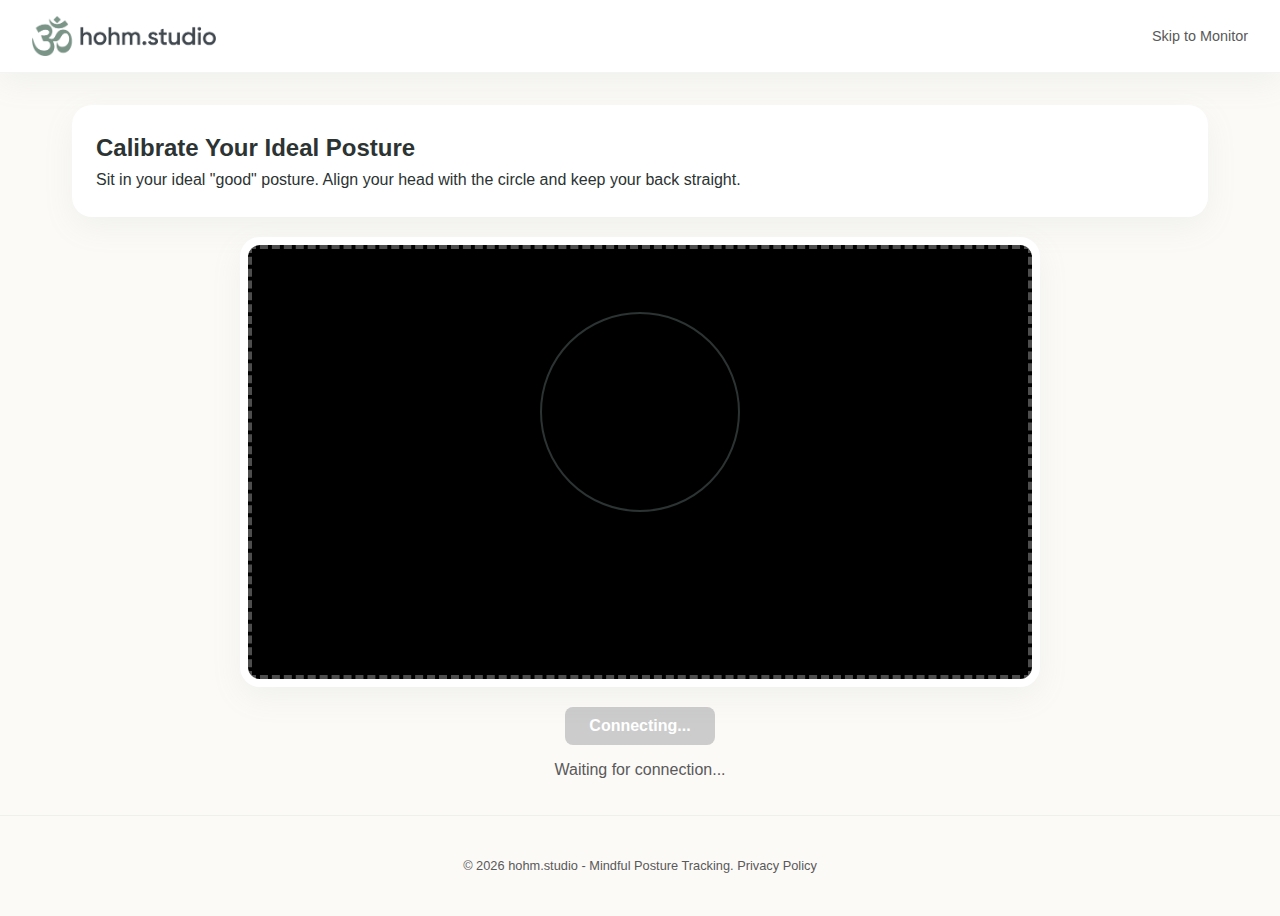
<file: templates/calibrate.html>
<!DOCTYPE html>
<html lang="en">
<head>
    <meta charset="UTF-8">
    <title>hohm.studio | Calibrate</title>
    <script async src="https://pagead2.googlesyndication.com/pagead/js/adsbygoogle.js?client=ca-pub-8332216835063057" crossorigin="anonymous"></script>
    <link rel="icon" type="image/png" sizes="32x32" href="/static/images/logo.png?v=4">
    <link rel="icon" type="image/png" sizes="192x192" href="/static/images/logo.png?v=4">
    <link rel="stylesheet" href="/static/css/main.css">
    <style>
        .guide-overlay {
            position: absolute;
            top: 0;
            left: 0;
            width: 100%;
            height: 100%;
            border: 4px dashed rgba(255, 255, 255, 0.3);
            pointer-events: none;
            display: flex;
            justify-content: center;
            align-items: center;
        }
        .guide-circle {
            width: 200px;
            height: 200px;
            border: 2px solid rgba(255, 255, 255, 0.5);
            border-radius: 50%;
            margin-top: -100px;
        }
        .progress-bar {
            position: absolute;
            bottom: 0;
            left: 0;
            height: 8px;
            background: var(--color-good);
            width: 0%;
            transition: width 0.1s;
        }

        .logo-img {
            height: 40px;
            width: auto;
            vertical-align: middle;
            transition: transform 0.3s ease;
        }

        .logo-img:hover {
            transform: scale(1.05);
        }
    </style>
</head>
<body>
    <header>
        <a href="/">
            <img src="/static/images/navbar_logo.png?v=3" alt="hohm.studio" class="logo-img">
        </a>
        <nav>
            <a href="/monitor" style="color: var(--color-text-secondary); text-decoration: none; font-size: 0.9rem;">Skip to Monitor</a>
        </nav>
    </header>

    <main>
        <div class="card" style="margin-bottom: 20px;">
            <h2>Calibrate Your Ideal Posture</h2>
            <p>Sit in your ideal "good" posture. Align your head with the circle and keep your back straight.</p>
        </div>

        <div class="video-container" id="calibration-container" style="border: 8px solid white; box-shadow: var(--shadow);">
            <video id="webcam" autoplay playsinline class="mirrored-video"></video>
            <!-- Overlay canvas for landmarks -->
            <canvas id="landmark-overlay"></canvas>
            
            <div class="guide-overlay">
                <div class="guide-circle" style="border-color: var(--color-primary);"></div>
            </div>
            <div id="countdown" style="position: absolute; top: 50%; left: 50%; transform: translate(-50%, -50%); font-size: 5rem; color: var(--color-primary); font-weight: 800; text-shadow: 0 4px 10px rgba(255,255,255,0.5);"></div>
            <div class="progress-bar" id="progress-bar" style="background: var(--color-primary);"></div>
        </div>

        <div style="margin-top: 20px; text-align: center;">
            <button id="start-cal-btn" class="btn btn-primary" disabled>Connecting...</button>
            <p id="status-msg" style="margin-top: 12px; color: var(--color-text-secondary);">Waiting for connection...</p>
        </div>
    </main>

    <footer style="padding: 40px; text-align: center; color: var(--color-text-secondary); font-size: 0.8rem; border-top: 1px solid rgba(124, 154, 146, 0.1);">
        <p>&copy; 2026 hohm.studio - Mindful Posture Tracking. <a href="/privacy" style="color: var(--color-primary); text-decoration: none; font-weight: 500;">Privacy Policy</a></p>
    </footer>

    <script type="module" src="/static/js/calibration.js"></script>
</body>
</html>
</file>
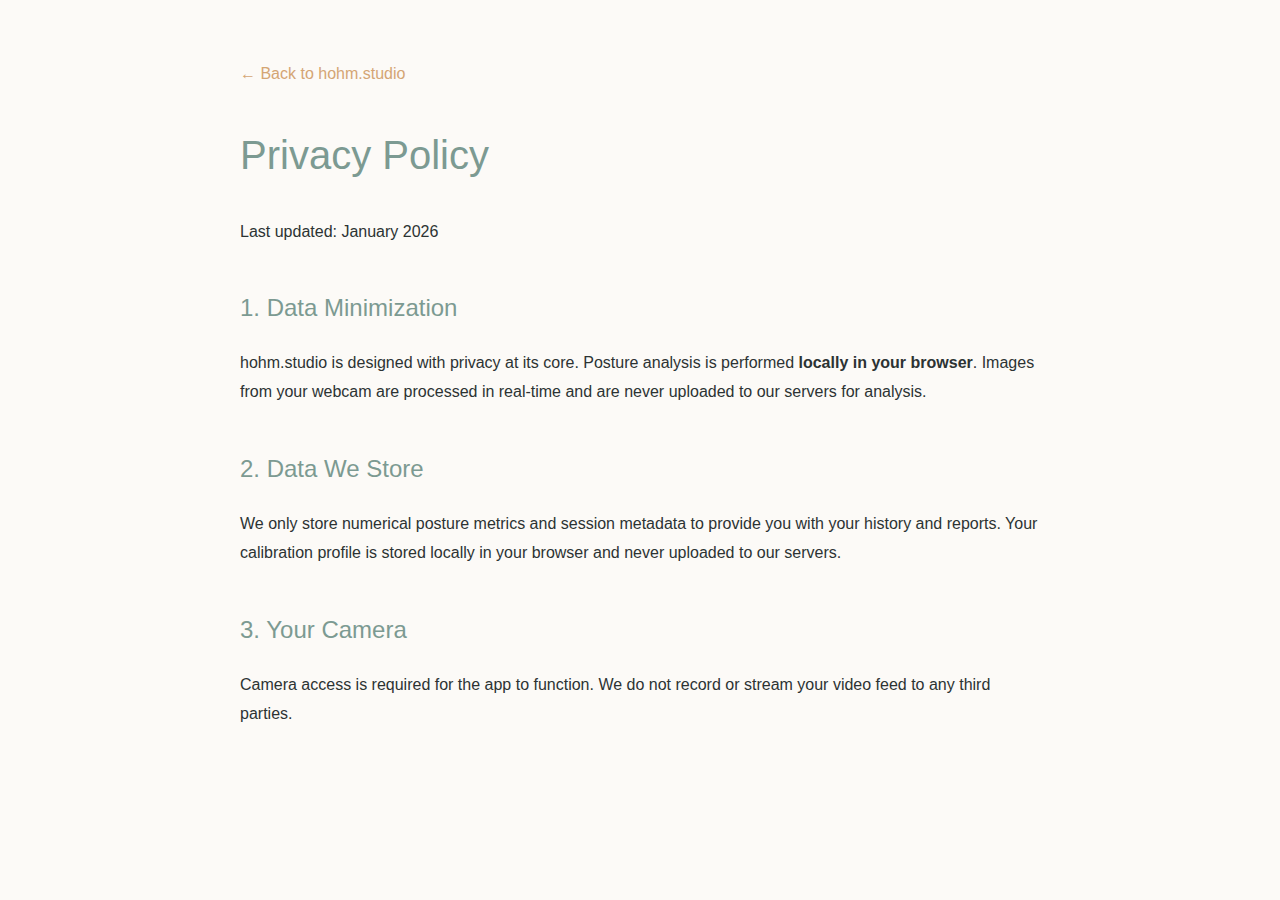
<file: templates/privacy.html>
<!DOCTYPE html>
<html lang="en">
<head>
    <meta charset="UTF-8">
    <meta name="viewport" content="width=device-width, initial-scale=1.0">
    <meta name="google-adsense-account" content="ca-pub-8332216835063057">
    <title>Privacy Policy - hohm.studio</title>
    <script async src="https://pagead2.googlesyndication.com/pagead/js/adsbygoogle.js?client=ca-pub-8332216835063057" crossorigin="anonymous"></script>
    <style>
        body {
            font-family: 'Segoe UI', -apple-system, BlinkMacSystemFont, sans-serif;
            background: #fcfaf7;
            color: #2c3333;
            padding: 60px 40px;
            line-height: 1.8;
            max-width: 800px;
            margin: 0 auto;
        }
        h1, h2 { color: #7c9a92; font-weight: 300; margin-top: 40px; }
        h1 { margin-top: 0; font-size: 2.5rem; }
        .back-link { color: #d4a574; text-decoration: none; margin-bottom: 30px; display: inline-block; font-weight: 500; }
        .back-link:hover { text-decoration: underline; }
        p { margin-bottom: 20px; }

        /* Tablet */
        @media (max-width: 900px) {
            body { padding: 40px 30px; }
            h1 { font-size: 2rem; }
            h2 { font-size: 1.3rem; margin-top: 30px; }
        }

        /* Mobile */
        @media (max-width: 600px) {
            body { padding: 24px 16px; line-height: 1.7; }
            h1 { font-size: 1.6rem; }
            h2 { font-size: 1.15rem; margin-top: 28px; }
            p { font-size: 0.95rem; margin-bottom: 16px; }
            .back-link { font-size: 0.9rem; margin-bottom: 20px; }
        }

        /* Small phones */
        @media (max-width: 380px) {
            body { padding: 20px 14px; }
            h1 { font-size: 1.4rem; }
            h2 { font-size: 1.1rem; }
            p { font-size: 0.9rem; }
        }
    </style>
</head>
<body>
    <a href="/" class="back-link">← Back to hohm.studio</a>
    <h1>Privacy Policy</h1>
    <p>Last updated: January 2026</p>
    
    <h2>1. Data Minimization</h2>
    <p>hohm.studio is designed with privacy at its core. Posture analysis is performed <strong>locally in your browser</strong>. Images from your webcam are processed in real-time and are never uploaded to our servers for analysis.</p>

    <h2>2. Data We Store</h2>
    <p>We only store numerical posture metrics and session metadata to provide you with your history and reports. Your calibration profile is stored locally in your browser and never uploaded to our servers.</p>

    <h2>3. Your Camera</h2>
    <p>Camera access is required for the app to function. We do not record or stream your video feed to any third parties.</p>
</body>
</html>
</file>
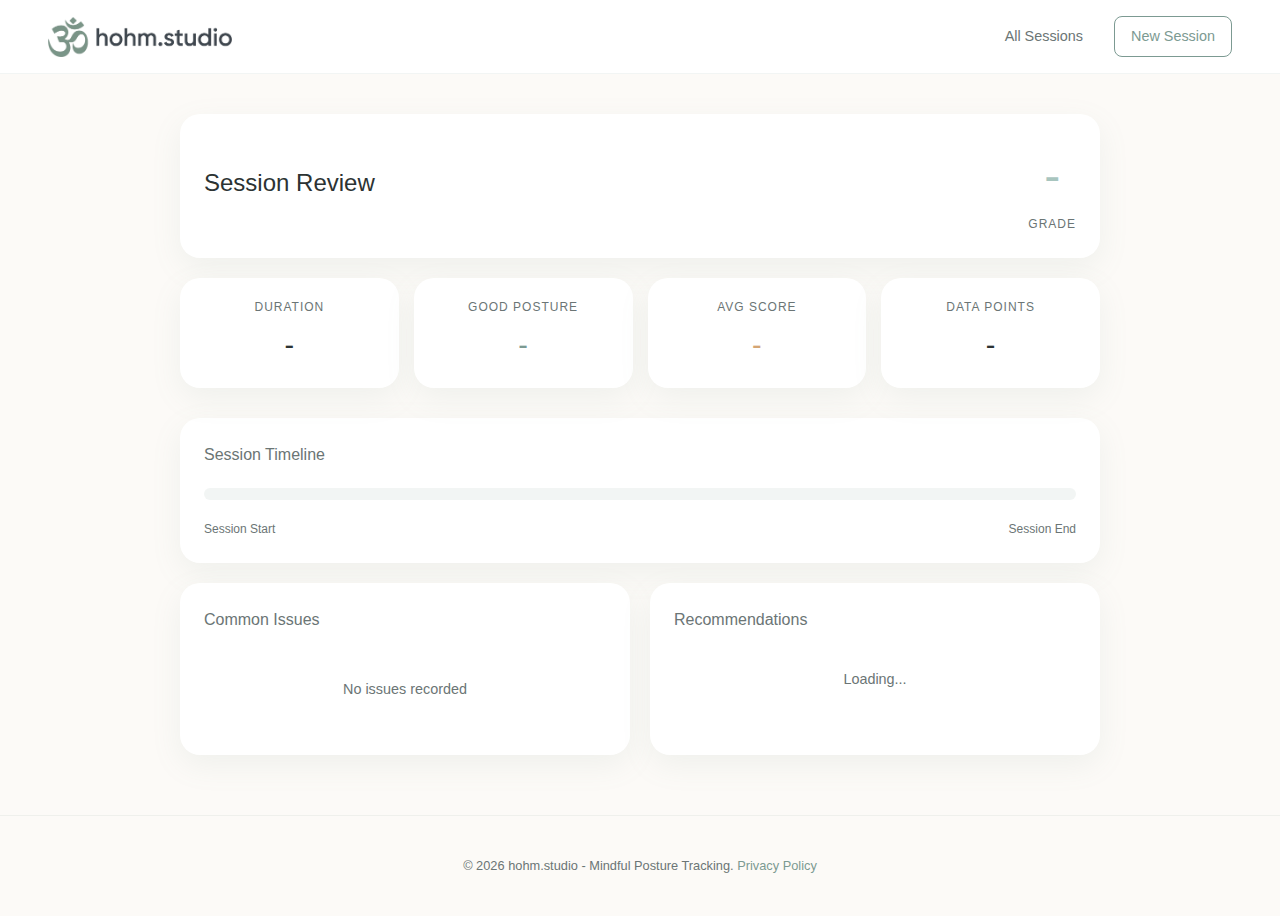
<file: templates/review.html>
<!DOCTYPE html>
<html lang="en">
<head>
    <meta charset="UTF-8">
    <meta name="viewport" content="width=device-width, initial-scale=1.0">
    <meta name="google-adsense-account" content="ca-pub-8332216835063057">
    <title>hohm.studio | Session Review</title>
    <script async src="https://pagead2.googlesyndication.com/pagead/js/adsbygoogle.js?client=ca-pub-8332216835063057" crossorigin="anonymous"></script>
    <meta name="description" content="Review your posture session details and get personalized recommendations from hohm.studio">
    <link rel="icon" type="image/png" sizes="32x32" href="/static/images/logo.png?v=4">
    <link rel="icon" type="image/png" sizes="192x192" href="/static/images/logo.png?v=4">
    <style>
        :root {
            --color-bg: #fcfaf7;
            --color-surface: #ffffff;
            --color-primary: #7c9a92;
            --color-primary-light: #a8c5be;
            --color-accent: #d4a574;
            --color-text: #2c3333;
            --color-text-secondary: #6b7575;
            --color-good: #7c9a92;
            --color-bad: #c97b7b;
            --radius: 20px;
            --shadow: 0 10px 30px rgba(124, 154, 146, 0.1);
        }
        * { box-sizing: border-box; margin: 0; padding: 0; }
        body {
            font-family: 'Segoe UI', -apple-system, BlinkMacSystemFont, sans-serif;
            background: var(--color-bg);
            color: var(--color-text);
            min-height: 100vh;
            line-height: 1.6;
        }
        header {
            display: flex;
            justify-content: space-between;
            align-items: center;
            padding: 16px 48px;
            background: var(--color-surface);
            border-bottom: 1px solid rgba(124, 154, 146, 0.1);
        }
        .logo-img {
            height: 40px;
            width: auto;
            vertical-align: middle;
            transition: transform 0.3s ease;
        }
        .logo-img:hover {
            transform: scale(1.05);
        }
        nav { display: flex; gap: 15px; align-items: center; }
        nav a {
            color: var(--color-text-secondary);
            text-decoration: none;
            font-size: 0.9rem;
            padding: 8px 16px;
            border-radius: 8px;
            transition: all 0.3s;
        }
        nav a:hover { color: var(--color-primary-light); }
        .btn-outline {
            border: 1px solid var(--color-primary);
            color: var(--color-primary) !important;
        }
        .btn-outline:hover { background: rgba(124, 154, 146, 0.1); }
        main { padding: 40px; max-width: 1000px; margin: 0 auto; }
        .card {
            background: var(--color-surface);
            border-radius: var(--radius);
            padding: 24px;
            margin-bottom: 20px;
            box-shadow: var(--shadow);
        }
        h2 { font-weight: 400; margin-bottom: 5px; }
        h3 { font-weight: 400; color: var(--color-text-secondary); margin-bottom: 15px; font-size: 1rem; }
        .stats-grid {
            display: grid;
            grid-template-columns: repeat(4, 1fr);
            gap: 15px;
            margin-bottom: 30px;
        }
        .stat-card {
            background: var(--color-surface);
            border-radius: var(--radius);
            padding: 20px;
            text-align: center;
            box-shadow: var(--shadow);
        }
        .stat-label { font-size: 0.75rem; color: var(--color-text-secondary); text-transform: uppercase; letter-spacing: 1px; }
        .stat-value { font-size: 1.8rem; font-weight: 300; margin-top: 5px; }
        .timeline {
            height: 12px;
            width: 100%;
            background: rgba(124, 154, 146, 0.1);
            border-radius: 6px;
            overflow: hidden;
            display: flex;
            margin: 20px 0;
        }
        .timeline-segment { height: 100%; transition: opacity 0.2s; }
        .timeline-segment:hover { opacity: 0.7; }
        .content-grid {
            display: grid;
            grid-template-columns: 1fr 1fr;
            gap: 20px;
        }
        .issue-tag {
            display: inline-block;
            padding: 6px 12px;
            background: rgba(212, 165, 116, 0.15);
            color: var(--color-accent);
            border-radius: 20px;
            font-size: 0.8rem;
            margin: 4px;
        }
        .recommendation-list { list-style: none; }
        .recommendation-list li {
            padding: 12px 15px;
            background: rgba(124, 154, 146, 0.1);
            border-left: 3px solid var(--color-primary);
            margin-bottom: 10px;
            border-radius: 0 8px 8px 0;
            font-size: 0.9rem;
            color: var(--color-text-secondary);
        }
        .empty-state {
            text-align: center;
            padding: 30px;
            color: var(--color-text-secondary);
            font-size: 0.9rem;
        }
        /* Tablet */
        @media (max-width: 900px) {
            .stats-grid { grid-template-columns: repeat(2, 1fr); }
            .content-grid { grid-template-columns: 1fr; }
            main { padding: 20px; }
            header { padding: 15px 20px; }
        }

        /* Mobile */
        @media (max-width: 600px) {
            header { padding: 12px 16px; }
            .logo-img { height: 32px; }
            nav { gap: 8px; }
            nav a { padding: 6px 10px; font-size: 0.8rem; }

            main { padding: 16px; }

            .card { padding: 16px; margin-bottom: 16px; }
            .card:first-of-type {
                flex-direction: column;
                align-items: flex-start;
                gap: 16px;
            }
            #session-grade { align-self: flex-start; }
            #session-grade > div:first-child { font-size: 2.2rem; }

            h2 { font-size: 1.2rem; }
            h3 { font-size: 0.9rem; margin-bottom: 12px; }

            .stats-grid { gap: 10px; }
            .stat-card { padding: 14px; }
            .stat-label { font-size: 0.65rem; }
            .stat-value { font-size: 1.4rem; }

            .timeline { height: 10px; margin: 16px 0; }

            .content-grid { gap: 16px; }
            .issue-tag { padding: 5px 10px; font-size: 0.75rem; margin: 3px; }
            .recommendation-list li { padding: 10px 12px; font-size: 0.85rem; }

            footer { padding: 24px 16px; }
        }

        /* Small phones */
        @media (max-width: 380px) {
            nav { flex-wrap: wrap; justify-content: flex-end; }
            .stats-grid { grid-template-columns: 1fr 1fr; gap: 8px; }
            .stat-card { padding: 12px; }
            .stat-value { font-size: 1.2rem; }
        }
    </style>
</head>
<body>
    <header>
        <a href="/">
            <img src="/static/images/navbar_logo.png?v=3" alt="hohm.studio" class="logo-img">
        </a>
        <nav>
            <a href="/sessions">All Sessions</a>
            <a href="/" class="btn-outline">New Session</a>
        </nav>
    </header>

    <main>
        <div class="card" style="display: flex; justify-content: space-between; align-items: center;">
            <div>
                <h2 id="session-title">Session Review</h2>
                <p id="session-date" style="color: var(--color-text-secondary); font-size: 0.9rem;"></p>
            </div>
            <div id="session-grade" style="text-align: center;">
                <div style="font-size: 3rem; font-weight: 300; color: var(--color-primary-light);">-</div>
                <div style="font-size: 0.75rem; color: var(--color-text-secondary); text-transform: uppercase; letter-spacing: 1px;">Grade</div>
            </div>
        </div>

        <div class="stats-grid">
            <div class="stat-card">
                <div class="stat-label">Duration</div>
                <div class="stat-value" id="stat-duration">-</div>
            </div>
            <div class="stat-card">
                <div class="stat-label">Good Posture</div>
                <div class="stat-value" id="stat-good" style="color: var(--color-good);">-</div>
            </div>
            <div class="stat-card">
                <div class="stat-label">Avg Score</div>
                <div class="stat-value" id="stat-score" style="color: var(--color-accent);">-</div>
            </div>
            <div class="stat-card">
                <div class="stat-label">Data Points</div>
                <div class="stat-value" id="stat-logs">-</div>
            </div>
        </div>

        <div class="card">
            <h3>Session Timeline</h3>
            <div class="timeline" id="session-timeline"></div>
            <div style="display: flex; justify-content: space-between; font-size: 0.75rem; color: var(--color-text-secondary);">
                <span>Session Start</span>
                <span>Session End</span>
            </div>
        </div>

        <div class="content-grid">
            <div class="card">
                <h3>Common Issues</h3>
                <div id="common-issues">
                    <div class="empty-state">No issues recorded</div>
                </div>
            </div>

            <div class="card">
                <h3>Recommendations</h3>
                <ul class="recommendation-list" id="recommendations">
                    <li class="empty-state" style="background: none; border: none; padding: 20px;">Loading...</li>
                </ul>
            </div>
        </div>
    </main>

    <footer style="padding: 40px; text-align: center; color: var(--color-text-secondary); font-size: 0.8rem; border-top: 1px solid rgba(124, 154, 146, 0.1);">
        <p>&copy; 2026 hohm.studio - Mindful Posture Tracking. <a href="/privacy" style="color: var(--color-primary); text-decoration: none; font-weight: 500;">Privacy Policy</a></p>
    </footer>

    <script>const SESSION_ID = "{{session_id}}";</script>
    <script src="/static/js/session-review.js?v=4"></script>
</body>
</html>
</file>
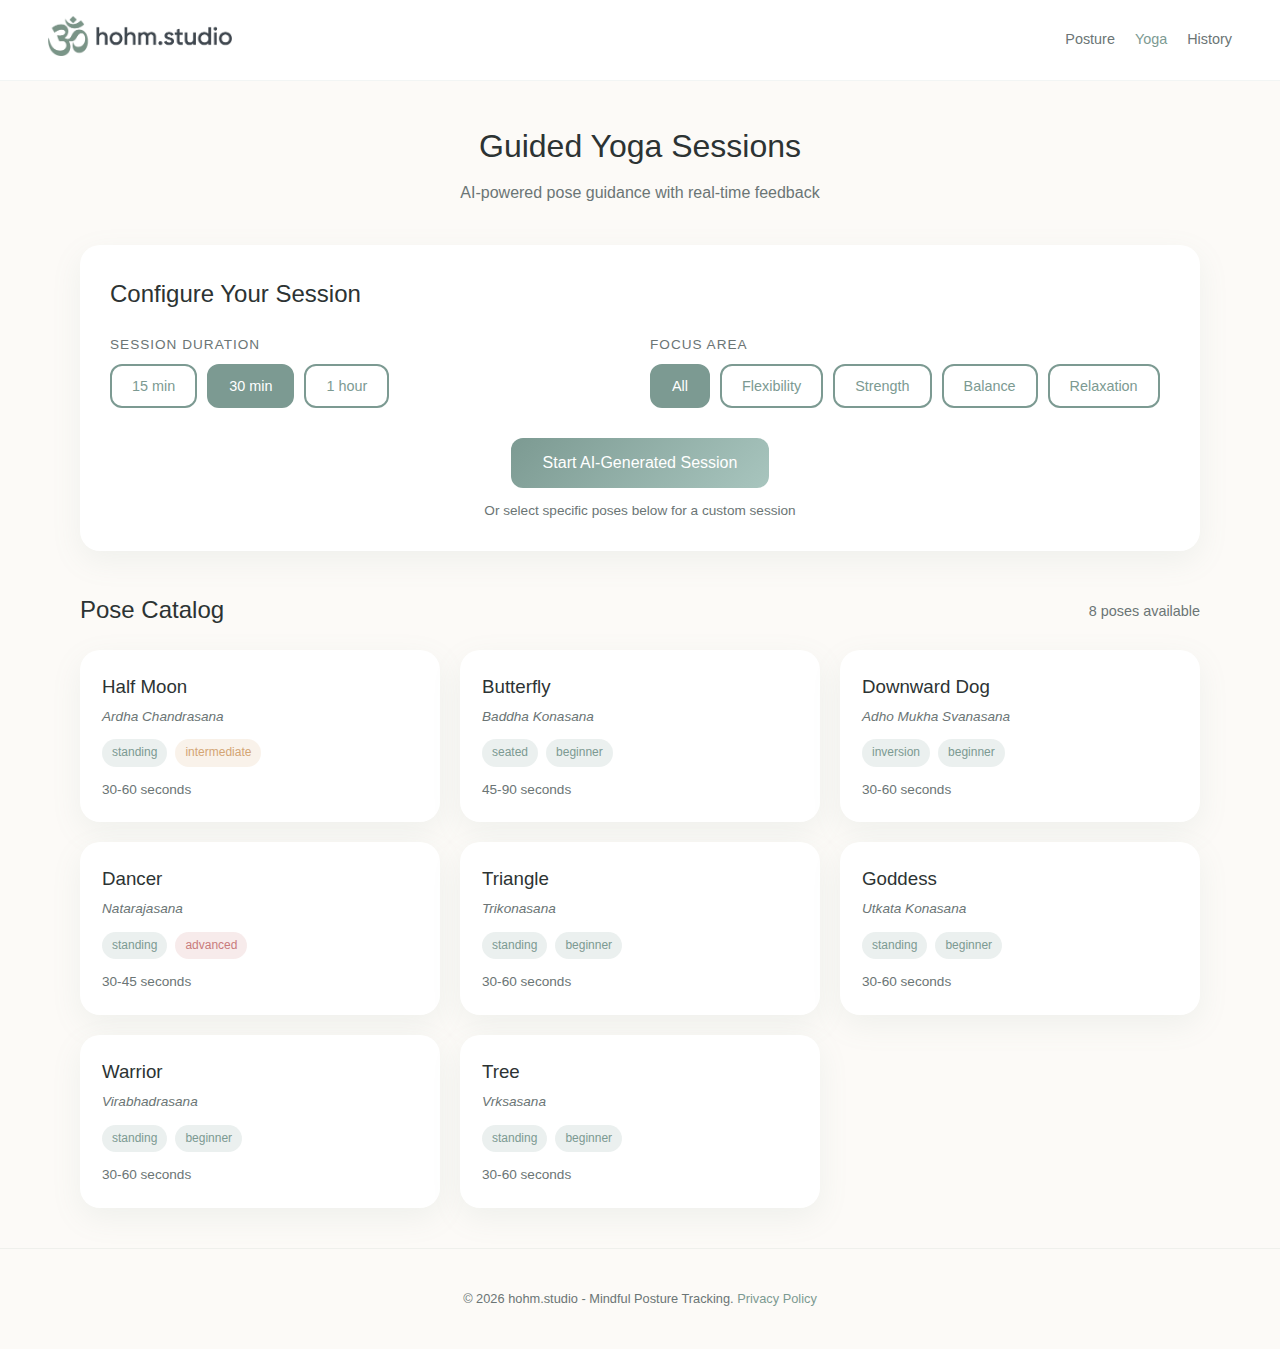
<file: templates/yoga.html>
<!DOCTYPE html>
<html lang="en">
<head>
    <meta charset="UTF-8">
    <meta name="viewport" content="width=device-width, initial-scale=1.0">
    <meta name="google-adsense-account" content="ca-pub-8332216835063057">
    <title>hohm.studio | Yoga Sessions</title>
    <script async src="https://pagead2.googlesyndication.com/pagead/js/adsbygoogle.js?client=ca-pub-8332216835063057" crossorigin="anonymous"></script>
    <meta name="description" content="AI-guided yoga sessions with real-time pose correction">
    <link rel="icon" type="image/png" sizes="32x32" href="/static/images/logo.png?v=4">
    <link rel="icon" type="image/png" sizes="192x192" href="/static/images/logo.png?v=4">
    <style>
        :root {
            --color-bg: #fcfaf7;
            --color-surface: #ffffff;
            --color-primary: #7c9a92;
            --color-primary-light: #a8c5be;
            --color-accent: #d4a574;
            --color-text: #2c3333;
            --color-text-secondary: #6b7575;
            --color-good: #7c9a92;
            --color-bad: #c97b7b;
            --radius: 20px;
            --shadow: 0 10px 30px rgba(124, 154, 146, 0.1);
        }
        * { box-sizing: border-box; margin: 0; padding: 0; }
        body {
            font-family: 'Segoe UI', -apple-system, BlinkMacSystemFont, sans-serif;
            background: var(--color-bg);
            color: var(--color-text);
            min-height: 100vh;
            line-height: 1.6;
        }
        header {
            display: flex;
            justify-content: space-between;
            align-items: center;
            padding: 16px 48px;
            background: var(--color-surface);
            border-bottom: 1px solid rgba(124, 154, 146, 0.1);
        }
        .logo-img { height: 40px; width: auto; transition: transform 0.3s ease; }
        .logo-img:hover { transform: scale(1.05); }
        nav { display: flex; gap: 20px; align-items: center; }
        nav a {
            color: var(--color-text-secondary);
            text-decoration: none;
            font-size: 0.9rem;
            transition: color 0.3s;
        }
        nav a:hover { color: var(--color-primary); }
        nav a.active { color: var(--color-primary); font-weight: 500; }

        main { padding: 40px; max-width: 1200px; margin: 0 auto; }

        .page-header {
            text-align: center;
            margin-bottom: 40px;
        }
        .page-header h1 {
            font-size: 2rem;
            font-weight: 300;
            margin-bottom: 8px;
        }
        .page-header p { color: var(--color-text-secondary); }

        /* Session Config Card */
        .config-card {
            background: var(--color-surface);
            border-radius: var(--radius);
            padding: 30px;
            box-shadow: var(--shadow);
            margin-bottom: 40px;
        }
        .config-card h2 {
            font-weight: 400;
            margin-bottom: 20px;
            color: var(--color-text);
        }

        .config-row {
            display: flex;
            gap: 20px;
            margin-bottom: 20px;
            flex-wrap: wrap;
        }

        .config-option {
            flex: 1;
            min-width: 200px;
        }
        .config-option label {
            display: block;
            font-size: 0.85rem;
            color: var(--color-text-secondary);
            margin-bottom: 8px;
            text-transform: uppercase;
            letter-spacing: 1px;
        }

        .duration-buttons, .focus-buttons {
            display: flex;
            gap: 10px;
            flex-wrap: wrap;
        }

        .duration-btn, .focus-btn {
            padding: 12px 20px;
            border: 2px solid var(--color-primary);
            background: transparent;
            color: var(--color-primary);
            border-radius: 12px;
            cursor: pointer;
            font-family: inherit;
            font-size: 0.9rem;
            transition: all 0.3s;
        }
        .duration-btn:hover, .focus-btn:hover {
            background: rgba(124, 154, 146, 0.1);
        }
        .duration-btn.active, .focus-btn.active {
            background: var(--color-primary);
            color: white;
        }

        .btn {
            border: none;
            border-radius: 12px;
            padding: 16px 32px;
            font-size: 1rem;
            cursor: pointer;
            transition: all 0.3s ease;
            font-family: inherit;
        }
        .btn-primary {
            background: linear-gradient(135deg, var(--color-primary) 0%, var(--color-primary-light) 100%);
            color: white;
            font-weight: 500;
        }
        .btn-primary:hover {
            transform: translateY(-2px);
            box-shadow: 0 8px 20px rgba(124, 154, 146, 0.3);
        }
        .btn-primary:disabled {
            opacity: 0.6;
            cursor: not-allowed;
            transform: none;
        }

        .start-session {
            text-align: center;
            margin-top: 30px;
        }

        /* Pose Catalog */
        .catalog-header {
            display: flex;
            justify-content: space-between;
            align-items: center;
            margin-bottom: 20px;
        }
        .catalog-header h2 {
            font-weight: 400;
        }
        .pose-count {
            color: var(--color-text-secondary);
            font-size: 0.9rem;
        }

        .pose-grid {
            display: grid;
            grid-template-columns: repeat(auto-fill, minmax(280px, 1fr));
            gap: 20px;
        }

        .pose-card {
            background: var(--color-surface);
            border-radius: var(--radius);
            padding: 20px;
            box-shadow: var(--shadow);
            cursor: pointer;
            transition: all 0.3s;
            border: 2px solid transparent;
        }
        .pose-card:hover {
            transform: translateY(-4px);
            box-shadow: 0 15px 40px rgba(124, 154, 146, 0.15);
        }
        .pose-card.selected {
            border-color: var(--color-primary);
            background: rgba(124, 154, 146, 0.05);
        }

        .pose-card h3 {
            font-weight: 500;
            margin-bottom: 4px;
        }
        .pose-card .sanskrit {
            font-size: 0.85rem;
            color: var(--color-text-secondary);
            font-style: italic;
            margin-bottom: 12px;
        }

        .pose-tags {
            display: flex;
            gap: 8px;
            flex-wrap: wrap;
            margin-bottom: 12px;
        }
        .pose-tag {
            padding: 4px 10px;
            border-radius: 20px;
            font-size: 0.75rem;
            font-weight: 500;
        }
        .tag-category {
            background: rgba(124, 154, 146, 0.15);
            color: var(--color-primary);
        }
        .tag-difficulty {
            background: rgba(212, 165, 116, 0.15);
            color: var(--color-accent);
        }
        .tag-beginner { background: rgba(124, 154, 146, 0.15); color: var(--color-good); }
        .tag-intermediate { background: rgba(212, 165, 116, 0.15); color: var(--color-accent); }
        .tag-advanced { background: rgba(201, 123, 123, 0.15); color: var(--color-bad); }

        .pose-duration {
            font-size: 0.85rem;
            color: var(--color-text-secondary);
        }

        .selected-count {
            background: var(--color-primary);
            color: white;
            padding: 4px 12px;
            border-radius: 20px;
            font-size: 0.85rem;
            font-weight: 500;
        }

        footer {
            padding: 40px;
            text-align: center;
            color: var(--color-text-secondary);
            font-size: 0.8rem;
            border-top: 1px solid rgba(124, 154, 146, 0.1);
        }
        footer a { color: var(--color-primary); text-decoration: none; font-weight: 500; }

        /* Mobile */
        @media (max-width: 600px) {
            header { padding: 12px 16px; }
            .logo-img { height: 32px; }
            nav { gap: 12px; }
            nav a { font-size: 0.8rem; }
            main { padding: 16px; }
            .page-header h1 { font-size: 1.5rem; }
            .config-card { padding: 20px; }
            .pose-grid { grid-template-columns: 1fr; }
            footer { padding: 24px 16px; }
        }
    </style>
</head>
<body>
    <header>
        <a href="/">
            <img src="/static/images/navbar_logo.png?v=3" alt="hohm.studio" class="logo-img">
        </a>
        <nav>
            <a href="/">Posture</a>
            <a href="/yoga" class="active">Yoga</a>
            <a href="/sessions">History</a>
        </nav>
    </header>

    <main>
        <div class="page-header">
            <h1>Guided Yoga Sessions</h1>
            <p>AI-powered pose guidance with real-time feedback</p>
        </div>

        <div class="config-card">
            <h2>Configure Your Session</h2>

            <div class="config-row">
                <div class="config-option">
                    <label>Session Duration</label>
                    <div class="duration-buttons">
                        <button class="duration-btn" data-duration="15">15 min</button>
                        <button class="duration-btn active" data-duration="30">30 min</button>
                        <button class="duration-btn" data-duration="60">1 hour</button>
                    </div>
                </div>

                <div class="config-option">
                    <label>Focus Area</label>
                    <div class="focus-buttons">
                        <button class="focus-btn active" data-focus="all">All</button>
                        <button class="focus-btn" data-focus="flexibility">Flexibility</button>
                        <button class="focus-btn" data-focus="strength">Strength</button>
                        <button class="focus-btn" data-focus="balance">Balance</button>
                        <button class="focus-btn" data-focus="relaxation">Relaxation</button>
                    </div>
                </div>
            </div>

            <div class="start-session">
                <button id="start-session-btn" class="btn btn-primary">
                    Start AI-Generated Session
                </button>
                <p style="margin-top: 12px; font-size: 0.85rem; color: var(--color-text-secondary);">
                    Or select specific poses below for a custom session
                </p>
            </div>
        </div>

        <div class="catalog-header">
            <h2>Pose Catalog</h2>
            <div>
                <span class="pose-count" id="pose-count">8 poses available</span>
                <span class="selected-count" id="selected-count" style="display: none; margin-left: 10px;">0 selected</span>
            </div>
        </div>

        <div class="pose-grid" id="pose-grid">
            <!-- Poses loaded dynamically -->
        </div>

        <div class="start-session" id="custom-session-btn" style="display: none; margin-top: 30px;">
            <button class="btn btn-primary" onclick="startCustomSession()">
                Start Custom Session
            </button>
        </div>
    </main>

    <footer>
        <p>&copy; 2026 hohm.studio - Mindful Posture Tracking. <a href="/privacy">Privacy Policy</a></p>
    </footer>

    <script>
        let poses = [];
        let selectedPoses = [];
        let sessionDuration = 30;
        let sessionFocus = 'all';

        // Load poses
        async function loadPoses() {
            const response = await fetch('/static/data/yoga/poses.json');
            const data = await response.json();
            poses = data.poses;
            renderPoses();
        }

        function renderPoses() {
            const grid = document.getElementById('pose-grid');
            const filteredPoses = sessionFocus === 'all'
                ? poses
                : poses.filter(p => p.focus.includes(sessionFocus));

            grid.innerHTML = filteredPoses.map(pose => `
                <div class="pose-card ${selectedPoses.includes(pose.id) ? 'selected' : ''}"
                     data-id="${pose.id}"
                     onclick="togglePose('${pose.id}')">
                    <h3>${pose.name}</h3>
                    <div class="sanskrit">${pose.sanskrit}</div>
                    <div class="pose-tags">
                        <span class="pose-tag tag-category">${pose.category}</span>
                        <span class="pose-tag tag-${pose.difficulty}">${pose.difficulty}</span>
                    </div>
                    <div class="pose-duration">${pose.duration_seconds[0]}-${pose.duration_seconds[1]} seconds</div>
                </div>
            `).join('');

            document.getElementById('pose-count').textContent = `${filteredPoses.length} poses available`;
        }

        function togglePose(id) {
            const index = selectedPoses.indexOf(id);
            if (index > -1) {
                selectedPoses.splice(index, 1);
            } else {
                selectedPoses.push(id);
            }
            updateSelectedUI();
            renderPoses();
        }

        function updateSelectedUI() {
            const countEl = document.getElementById('selected-count');
            const customBtn = document.getElementById('custom-session-btn');

            if (selectedPoses.length > 0) {
                countEl.style.display = 'inline';
                countEl.textContent = `${selectedPoses.length} selected`;
                customBtn.style.display = 'block';
            } else {
                countEl.style.display = 'none';
                customBtn.style.display = 'none';
            }
        }

        // Duration buttons
        document.querySelectorAll('.duration-btn').forEach(btn => {
            btn.addEventListener('click', () => {
                document.querySelectorAll('.duration-btn').forEach(b => b.classList.remove('active'));
                btn.classList.add('active');
                sessionDuration = parseInt(btn.dataset.duration);
            });
        });

        // Focus buttons
        document.querySelectorAll('.focus-btn').forEach(btn => {
            btn.addEventListener('click', () => {
                document.querySelectorAll('.focus-btn').forEach(b => b.classList.remove('active'));
                btn.classList.add('active');
                sessionFocus = btn.dataset.focus;
                renderPoses();
            });
        });

        // Start AI session
        document.getElementById('start-session-btn').addEventListener('click', () => {
            const params = new URLSearchParams({
                duration: sessionDuration,
                focus: sessionFocus,
                mode: 'ai'
            });
            window.location.href = `/yoga/session?${params}`;
        });

        // Start custom session
        function startCustomSession() {
            const params = new URLSearchParams({
                poses: selectedPoses.join(','),
                mode: 'custom'
            });
            window.location.href = `/yoga/session?${params}`;
        }

        loadPoses();
    </script>
</body>
</html>
</file>
<file: static/css/main.css>
:root {
    --color-bg: #fcfaf7;
    --color-surface: #ffffff;
    --color-text-primary: #2c3333;
    --color-text-secondary: #595959; /* WCAG AA contrast: 5.7:1 on #fcfaf7 */
    --color-border: rgba(124, 154, 146, 0.1);
    --color-good: #7c9a92;
    --color-warning: #d4a574;
    --color-bad: #c97b7b;
    --color-accent: #7c9a92;
    --font-primary: 'Segoe UI', -apple-system, BlinkMacSystemFont, sans-serif;
    --space-sm: 8px;
    --space-md: 16px;
    --space-lg: 24px;
    --space-xl: 32px;
    --shadow: 0 10px 30px rgba(124, 154, 146, 0.1);
    --radius: 20px;
}

* {
    box-sizing: border-box;
    margin: 0;
    padding: 0;
}

body {
    background-color: var(--color-bg);
    color: var(--color-text-primary);
    font-family: var(--font-primary);
    line-height: 1.6;
    height: 100vh;
    display: flex;
    flex-direction: column;
}

header {
    background: var(--color-surface);
    padding: var(--space-md) var(--space-xl);
    border-bottom: 1px solid var(--color-border);
    display: flex;
    justify-content: space-between;
    align-items: center;
    box-shadow: var(--shadow);
}

.logo {
    font-size: 1.5rem;
    font-weight: 700;
    color: var(--color-accent);
}

nav a {
    text-decoration: none;
    color: var(--color-text-secondary);
    margin-left: var(--space-lg);
    font-weight: 500;
    transition: color 0.2s;
}

nav a:hover {
    color: var(--color-accent);
}

main {
    flex: 1;
    display: flex;
    flex-direction: column;
    padding: var(--space-xl);
    max-width: 1200px;
    margin: 0 auto;
    width: 100%;
}

.card {
    background: var(--color-surface);
    border-radius: var(--radius);
    padding: var(--space-lg);
    box-shadow: var(--shadow);
    margin-bottom: var(--space-lg);
}

.btn {
    display: inline-block;
    padding: 10px 24px;
    border-radius: 8px;
    font-weight: 600;
    cursor: pointer;
    transition: all 0.2s;
    border: none;
    text-decoration: none;
    font-size: 1rem;
}

#countdown {
    animation: pulsate 1s infinite;
}

@keyframes pulsate {
    0% { transform: translate(-50%, -50%) scale(1); opacity: 0.8; }
    50% { transform: translate(-50%, -50%) scale(1.2); opacity: 1; }
    100% { transform: translate(-50%, -50%) scale(1); opacity: 0.8; }
}

.btn-primary {
    background: var(--color-accent);
    color: white;
}

.btn-primary:hover {
    background: #1976D2;
    transform: translateY(-1px);
}

.btn:disabled {
    background: #ccc;
    cursor: not-allowed;
    transform: none !important;
}

.btn-outline {
    background: transparent;
    border: 2px solid var(--color-accent);
    color: var(--color-accent);
}

.btn-outline:hover {
    background: var(--color-accent);
    color: white;
}

.btn-bad {
    background: var(--color-bad);
    color: white;
}

.btn-bad:hover {
    background: #D32F2F;
    transform: translateY(-1px);
}

.video-container {
    position: relative;
    width: 100%;
    max-width: 800px;
    margin: 0 auto;
    border-radius: var(--radius);
    overflow: hidden;
    aspect-ratio: 16/9;
    background: #000;
    box-shadow: 0 10px 30px rgba(0,0,0,0.1);
}

video, canvas {
    width: 100%;
    height: 100%;
    display: block;
    object-fit: cover;
}

.mirrored-video {
    transform: scaleX(-1);
}

#landmark-overlay {
    position: absolute;
    top: 0;
    left: 0;
    pointer-events: none;
    z-index: 10;
    transform: scaleX(-1);
}

.info-box {
    position: absolute;
    top: var(--space-md);
    right: var(--space-md);
    background: rgba(255, 255, 255, 0.9);
    backdrop-filter: blur(10px);
    padding: var(--space-md);
    border-radius: var(--radius);
    width: 200px;
    font-size: 0.9rem;
    box-shadow: var(--shadow);
}

.status-indicator {
    display: inline-block;
    width: 12px;
    height: 12px;
    border-radius: 50%;
    margin-right: var(--space-sm);
}

.status-good { background: var(--color-good); }
.status-warning { background: var(--color-warning); }
.status-bad { background: var(--color-bad); }

.alert-message {
    position: absolute;
    bottom: var(--space-md);
    left: 50%;
    transform: translateX(-50%);
    background: var(--color-bad);
    color: white;
    padding: 12px 24px;
    border-radius: 50px;
    font-weight: 600;
    box-shadow: 0 4px 15px rgba(244, 67, 54, 0.4);
    display: none;
    animation: slideUp 0.3s ease-out;
}

@keyframes slideUp {
    from { transform: translate(-50%, 20px); opacity: 0; }
    to { transform: translate(-50%, 0); opacity: 1; }
}

/* Tablet */
@media (max-width: 900px) {
    header { padding: var(--space-md) var(--space-lg); }
    main { padding: var(--space-lg); }
}

/* Mobile */
@media (max-width: 600px) {
    header { padding: 12px 16px; }
    nav a { margin-left: var(--space-md); font-size: 0.85rem; }
    main { padding: var(--space-md); }
    .card { padding: var(--space-md); margin-bottom: var(--space-md); }
    .btn { padding: 12px 20px; font-size: 0.95rem; }
    .video-container { aspect-ratio: 4/3; }
    .info-box { width: 160px; padding: var(--space-sm); font-size: 0.8rem; }
}

/* Small phones */
@media (max-width: 380px) {
    header { flex-wrap: wrap; gap: 8px; }
    nav { width: 100%; justify-content: flex-end; display: flex; }
    nav a { margin-left: var(--space-sm); }
}
</file>
